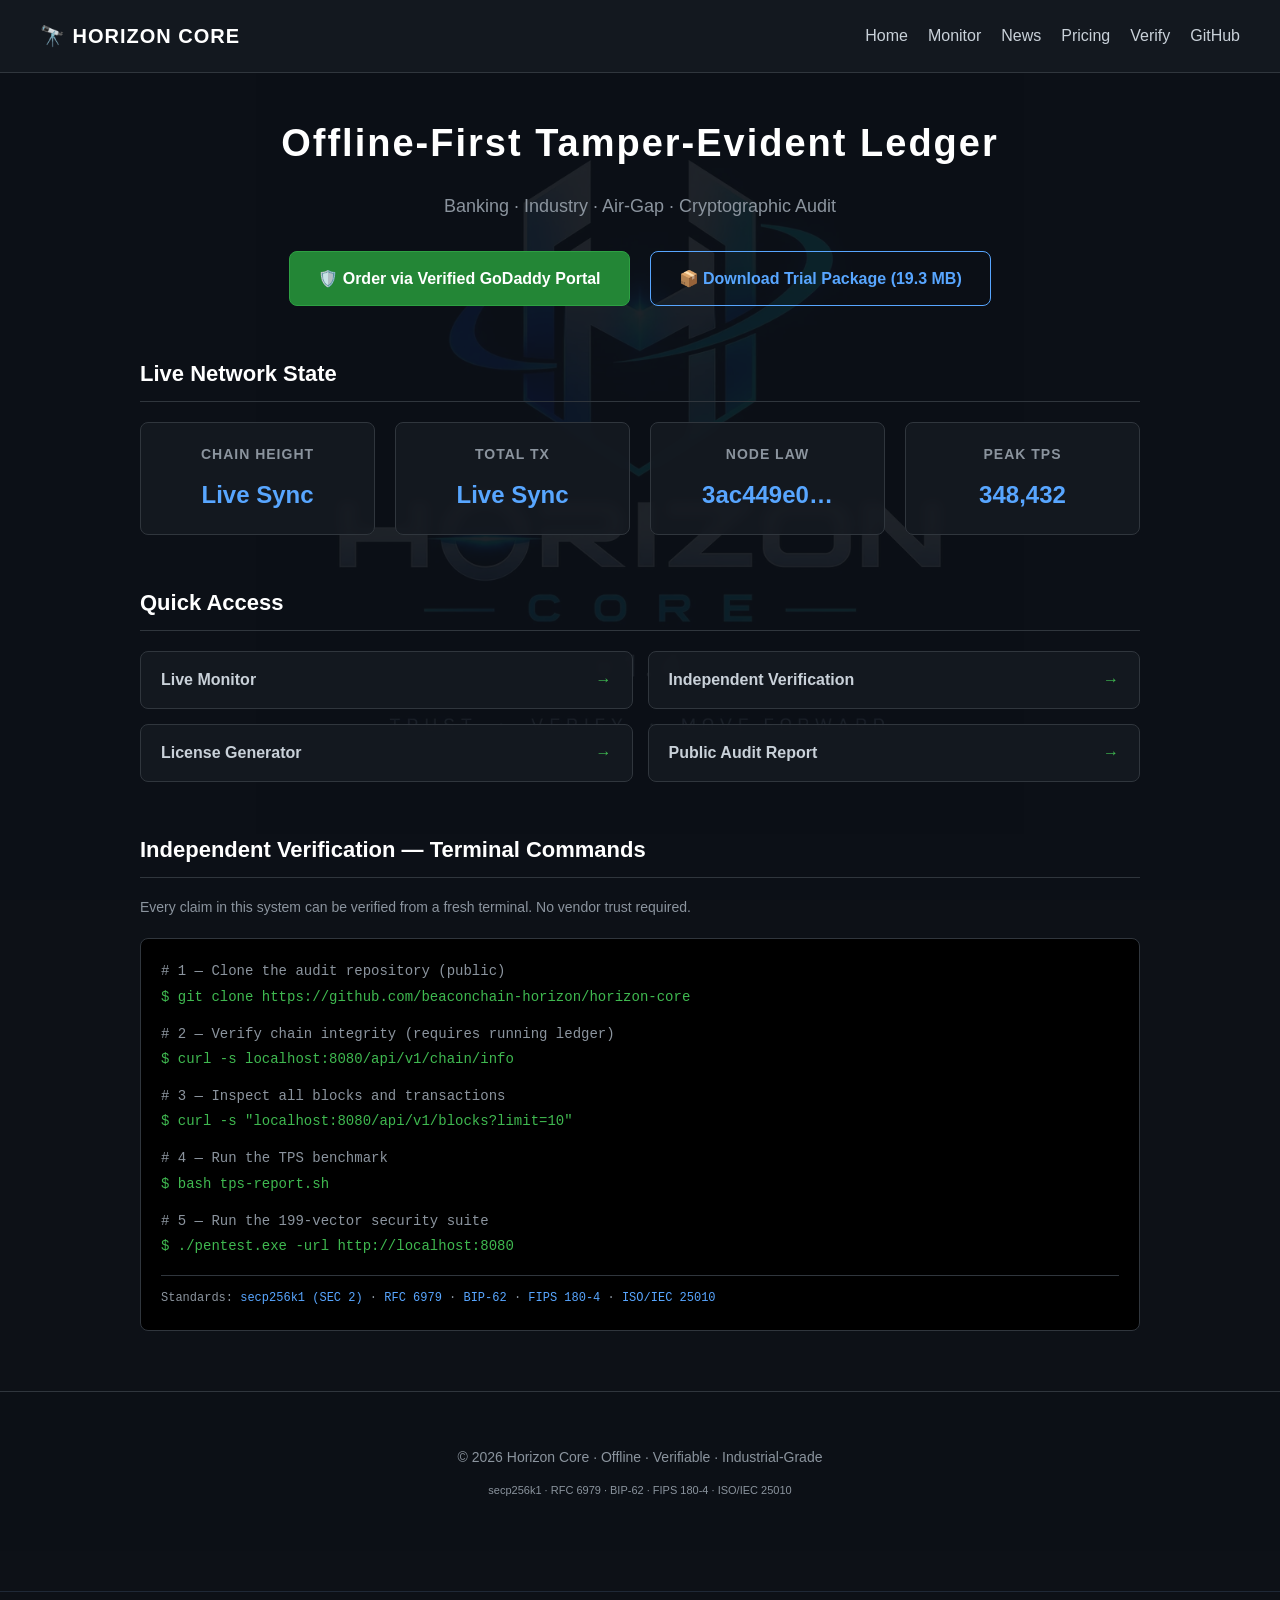
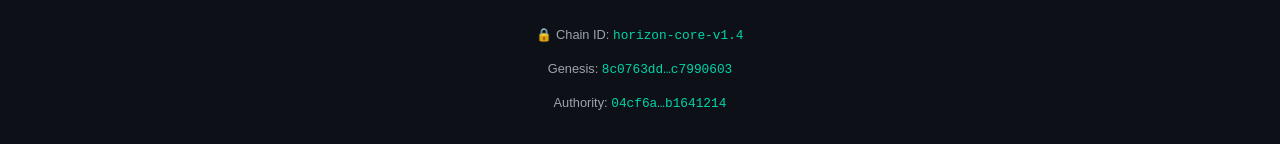
<file: index.html>
<!DOCTYPE html>
<html lang="en">
<head>
<meta charset="UTF-8">
<meta name="viewport" content="width=device-width, initial-scale=1.0">
<title>Horizon Core — Offline-First Tamper-Evident Ledger</title>
<meta name="description" content="Horizon Core — offline-first tamper-evident ledger for banking, industry, and air-gapped environments.">
<style>
    :root {
        --bg: #0d1117;
        --bg2: #161b22;
        --border: #30363d;
        --text: #c9d1d9;
        --muted: #8b949e;
        --accent: #58a6ff;
        --green: #3fb950;
        --glow: rgba(88, 166, 255, 0.15);
    }
    
    body { 
        font-family: 'Segoe UI', Tahoma, Geneva, Verdana, sans-serif; 
        background-color: var(--bg); 
        color: var(--text); 
        margin: 0; 
        padding: 0; 
        line-height: 1.6; 
        /* تنظیمات لوگو به عنوان پس‌زمینه */
        background-image: url('logo.png');
        background-repeat: no-repeat;
        background-position: center center;
        background-attachment: fixed;
        background-size: 60%;
    }

    /* لایه تیره برای خوانایی متن روی لوگو */
    .overlay {
        position: fixed; top: 0; left: 0; right: 0; bottom: 0;
        background: rgba(13, 17, 23, 0.92);
        z-index: -1;
    }

    nav {
        display: flex; justify-content: space-between; align-items: center;
        padding: 20px 40px; border-bottom: 1px solid var(--border);
        background: rgba(22, 27, 34, 0.8); backdrop-filter: blur(10px);
    }
    nav .brand { font-size: 20px; font-weight: bold; color: #fff; letter-spacing: 1px; }
    nav ul { list-style: none; display: flex; gap: 20px; margin: 0; padding: 0; }
    nav ul li a { color: var(--text); text-decoration: none; font-weight: 500; transition: 0.3s; }
    nav ul li a:hover { color: var(--accent); }

    .container { max-width: 1000px; margin: 40px auto; padding: 0 20px; }

    header { text-align: center; margin-bottom: 50px; }
    header h1 { font-size: 38px; color: #fff; margin: 0 0 10px 0; letter-spacing: 2px; }
    header p { font-size: 18px; color: var(--muted); }
    
    .hero-buttons { display: flex; justify-content: center; gap: 20px; margin-top: 30px; }
    .btn { padding: 14px 28px; font-size: 16px; font-weight: bold; text-decoration: none; border-radius: 8px; transition: 0.3s; text-align: center; }
    .btn-primary { background: #238636; color: white; border: 1px solid #2ea043; }
    .btn-primary:hover { background: #2ea043; transform: translateY(-2px); box-shadow: 0 4px 15px rgba(35, 134, 54, 0.4); }
    .btn-secondary { background: transparent; color: var(--accent); border: 1px solid var(--accent); }
    .btn-secondary:hover { background: var(--glow); transform: translateY(-2px); }

    section { margin-bottom: 50px; }
    section h2 { border-bottom: 1px solid var(--border); padding-bottom: 10px; font-size: 22px; color: #fff; }

    .cards { display: grid; grid-template-columns: repeat(auto-fit, minmax(200px, 1fr)); gap: 20px; margin-top: 20px; }
    .card { background: rgba(22, 27, 34, 0.85); border: 1px solid var(--border); border-radius: 8px; padding: 20px; text-align: center; backdrop-filter: blur(5px); }
    .card h3 { color: var(--muted); font-size: 14px; margin: 0 0 10px 0; text-transform: uppercase; letter-spacing: 1px; }
    .card .value { font-size: 24px; font-weight: bold; color: var(--accent); }

    .links { display: grid; grid-template-columns: 1fr 1fr; gap: 15px; margin-top: 20px; }
    .links a { display: flex; justify-content: space-between; background: rgba(22, 27, 34, 0.85); padding: 15px 20px; border: 1px solid var(--border); border-radius: 8px; color: var(--text); text-decoration: none; font-weight: bold; transition: 0.3s; backdrop-filter: blur(5px); }
    .links a:hover { border-color: var(--accent); color: var(--accent); background: var(--glow); }
    .arrow { color: var(--green); }

    .terminal-box { background: #000; border: 1px solid var(--border); border-radius: 8px; padding: 20px; font-family: monospace; font-size: 14px; line-height: 1.8; overflow-x: auto; margin-top: 20px; }
    .terminal-comment { color: var(--muted); }
    .terminal-cmd { color: var(--green); }

    footer { text-align: center; padding: 40px 20px; border-top: 1px solid var(--border); color: var(--muted); font-size: 14px; margin-top: 60px; background: rgba(13, 17, 23, 0.9); }

    @media (max-width: 768px) {
        nav { flex-direction: column; gap: 15px; }
        nav ul { flex-wrap: wrap; justify-content: center; }
        .links { grid-template-columns: 1fr; }
        .hero-buttons { flex-direction: column; }
    }
</style>
</head>
<body>

<div class="overlay"></div>

<nav>
  <div class="brand">🔭 HORIZON CORE</div>
  <ul>
    <li><a href="index.html">Home</a></li>
    <li><a href="monitor.html">Monitor</a></li>
    <li><a href="news.html">News</a></li>
    <li><a href="pricing.html">Pricing</a></li>
    <li><a href="verify.html">Verify</a></li>
    <li><a href="https://github.com/beaconchain-horizon" target="_blank">GitHub</a></li>
  </ul>
</nav>

<div class="container">

    <header>
        <h1>Offline-First Tamper-Evident Ledger</h1>
        <p>Banking · Industry · Air-Gap · Cryptographic Audit</p>
        
        <div class="hero-buttons">
            <a href="https://experts.godaddy.com/mahdi-amolimoghaddam?ref=submittable" target="_blank" class="btn btn-primary">🛡️ Order via Verified GoDaddy Portal</a>
            <a href="https://github.com/beaconchain-horizon/horizon-core/releases/tag/trial-v1.4-release" target="_blank" class="btn btn-secondary">📦 Download Trial Package (19.3 MB)</a>
        </div>
    </header>

    <section>
      <h2>Live Network State</h2>
      <div class="cards">
        <div class="card"><h3>Chain Height</h3><div class="value" id="height">—</div></div>
        <div class="card"><h3>Total TX</h3><div class="value" id="txtotal">—</div></div>
        <div class="card"><h3>Node Law</h3><div class="value" id="lawhash">—</div></div>
        <div class="card"><h3>Peak TPS</h3><div class="value">348,432</div></div>
      </div>
    </section>

    <section>
      <h2>Quick Access</h2>
      <div class="links">
        <a href="monitor.html">Live Monitor <span class="arrow">→</span></a>
        <a href="verify.html">Independent Verification <span class="arrow">→</span></a>
        <a href="https://beaconchain-horizon.github.io/horizon-security-assessment/offline-license.html" target="_blank">License Generator <span class="arrow">→</span></a>
        <a href="https://github.com/beaconchain-horizon/beaconchain-horizon" target="_blank">Public Audit Report <span class="arrow">→</span></a>
      </div>
    </section>

    <section>
      <h2>Independent Verification — Terminal Commands</h2>
      <p style="color:var(--muted);margin-bottom:16px;font-size:14px;">Every claim in this system can be verified from a fresh terminal. No vendor trust required.</p>

      <div class="terminal-box">
        <div class="terminal-comment"># 1 — Clone the audit repository (public)</div>
        <div class="terminal-cmd">$ git clone https://github.com/beaconchain-horizon/horizon-core</div>
        <div style="height:12px;"></div>
        
        <div class="terminal-comment"># 2 — Verify chain integrity (requires running ledger)</div>
        <div class="terminal-cmd">$ curl -s localhost:8080/api/v1/chain/info</div>
        <div style="height:12px;"></div>
        
        <div class="terminal-comment"># 3 — Inspect all blocks and transactions</div>
        <div class="terminal-cmd">$ curl -s "localhost:8080/api/v1/blocks?limit=10"</div>
        <div style="height:12px;"></div>
        
        <div class="terminal-comment"># 4 — Run the TPS benchmark</div>
        <div class="terminal-cmd">$ bash tps-report.sh</div>
        <div style="height:12px;"></div>
        
        <div class="terminal-comment"># 5 — Run the 199-vector security suite</div>
        <div class="terminal-cmd">$ ./pentest.exe -url http://localhost:8080</div>
        <div style="height:16px;"></div>
        
        <div style="color:var(--muted);font-size:12px;border-top:1px solid var(--border);padding-top:12px;">
            Standards: <span style="color:var(--accent);">secp256k1 (SEC 2)</span> · <span style="color:var(--accent);">RFC 6979</span> · <span style="color:var(--accent);">BIP-62</span> · <span style="color:var(--accent);">FIPS 180-4</span> · <span style="color:var(--accent);">ISO/IEC 25010</span>
        </div>
      </div>
    </section>

</div>

<footer>
  <p>© 2026 Horizon Core · Offline · Verifiable · Industrial-Grade</p>
  <p style="margin-top:8px;font-size:11px;">secp256k1 · RFC 6979 · BIP-62 · FIPS 180-4 · ISO/IEC 25010</p>
</footer>

<script>
async function loadStats() {
  try {
    const BE = "http://localhost:8080";
    const r1 = await fetch(BE + "/api/v1/chain/info");
    if (!r1.ok) throw new Error("Backend Offline");
    const j = await r1.json();
    document.getElementById("height").textContent = j.height;
    document.getElementById("txtotal").textContent = j.tx_total;
    
    const r2 = await fetch("http://localhost:9001/health");
    if (!r2.ok) throw new Error("Node Offline");
    const h = await r2.json();
    document.getElementById("lawhash").textContent = h.law_hash.slice(0, 12) + "…";
  } catch (e) {
    // اگر سیستم لوکال بالا نبود، این مقادیر نمایش داده می‌شوند (برای گیت‌هاب)
    document.getElementById("height").textContent = "Live Sync";
    document.getElementById("txtotal").textContent = "Live Sync";
    document.getElementById("lawhash").textContent = "3ac449e0…";
  }
}
loadStats();
setInterval(loadStats, 10000);
</script>

<div style="text-align:center;padding:20px;color:#9ca3af;font-size:.8rem;border-top:1px solid #1f2937;margin-top:40px"><p>🔒 Chain ID: <code style="color:#00d4aa">horizon-core-v1.4</code></p><p>Genesis: <code style="color:#00d4aa">8c0763dd…c7990603</code></p><p>Authority: <code style="color:#00d4aa">04cf6a…b1641214</code></p></div>
</body>
</html>
</file>
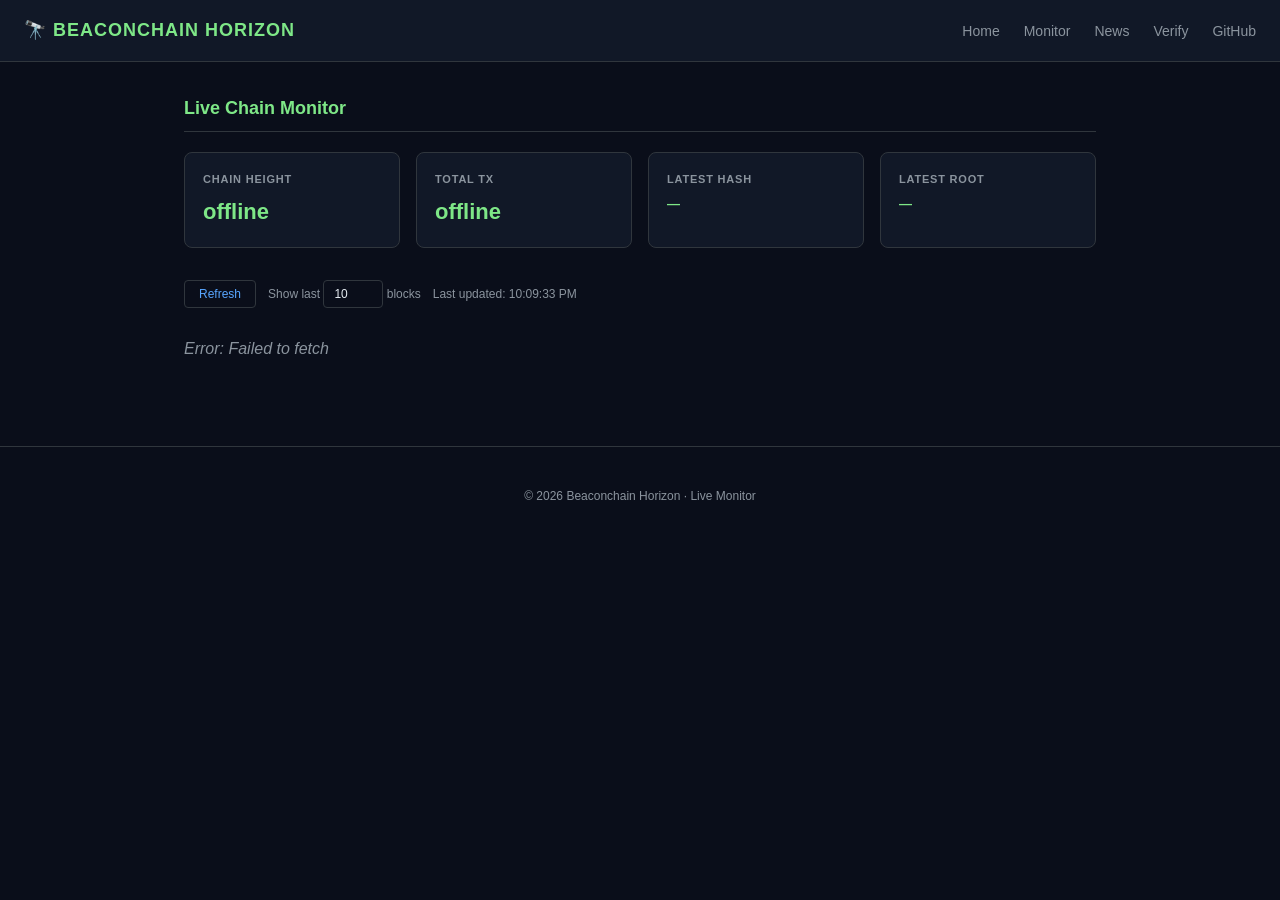
<file: monitor.html>
<!DOCTYPE html>
<html lang="en">
<head>
<meta charset="UTF-8">
<meta name="viewport" content="width=device-width, initial-scale=1.0">
<title>Live Monitor — Beaconchain Horizon</title>
<link rel="stylesheet" href="assets/style.css">
<style>
.stats-row { display: grid; grid-template-columns: repeat(auto-fit, minmax(180px, 1fr)); gap: 16px; margin-bottom: 32px; }
.stat { background: var(--bg2); border: 1px solid var(--border); border-radius: 8px; padding: 18px; }
.stat h4 { font-size: 11px; color: var(--muted); margin-bottom: 6px; text-transform: uppercase; letter-spacing: 0.8px; font-weight: 600; }
.stat .v { font-size: 22px; color: var(--accent); font-weight: 700; word-break: break-all; }
.block-row { background: var(--bg2); border: 1px solid var(--border); border-radius: 6px; padding: 14px; margin-bottom: 10px; font-family: monospace; font-size: 12px; }
.block-row .num { color: var(--accent); font-weight: 700; font-size: 14px; }
.block-row .hash { color: var(--muted); word-break: break-all; margin-top: 4px; }
.block-row .root { color: var(--accent2); word-break: break-all; margin-top: 4px; }
.controls { display: flex; gap: 12px; align-items: center; margin-bottom: 16px; font-size: 12px; color: var(--muted); }
.controls button { background: transparent; border: 1px solid var(--border); color: var(--accent2); padding: 6px 14px; border-radius: 4px; cursor: pointer; font-size: 12px; }
.controls button:hover { border-color: var(--accent2); }
.controls input { background: var(--bg); border: 1px solid var(--border); color: var(--fg); padding: 6px 10px; border-radius: 4px; font-size: 12px; width: 60px; }
.loading { color: var(--muted); font-style: italic; padding: 12px 0; }
</style>
</head>
<body>

<nav>
  <div class="brand">🔭 BEACONCHAIN HORIZON</div>
  <ul>
    <li><a href="index.html">Home</a></li>
    <li><a href="monitor.html">Monitor</a></li>
    <li><a href="news.html">News</a></li>
    <li><a href="verify.html">Verify</a></li>
    <li><a href="https://github.com/beaconchain-horizon" target="_blank">GitHub</a></li>
  </ul>
</nav>

<section>
  <h2>Live Chain Monitor</h2>
  <div class="stats-row">
    <div class="stat"><h4>Chain Height</h4><div class="v" id="height">—</div></div>
    <div class="stat"><h4>Total TX</h4><div class="v" id="txtotal">—</div></div>
    <div class="stat"><h4>Latest Hash</h4><div class="v" id="lasthash" style="font-size:13px;">—</div></div>
    <div class="stat"><h4>Latest Root</h4><div class="v" id="lastroot" style="font-size:13px;">—</div></div>
  </div>

  <div class="controls">
    <button onclick="loadAll()">Refresh</button>
    <label>Show last <input type="number" id="limit" value="10" min="1" max="50"> blocks</label>
    <span id="lastUpdate">Loading...</span>
  </div>

  <div id="blocks"><div class="loading">Loading blocks...</div></div>
</section>

<script>
const BE = "http://localhost:8080";

async function loadStats() {
  try {
    const r = await fetch(BE + "/api/v1/chain/info");
    const j = await r.json();
    document.getElementById("height").textContent = j.height;
    document.getElementById("txtotal").textContent = j.tx_total;
    document.getElementById("lasthash").textContent = (j.latest_hash||"").slice(0,20) + "…";
    document.getElementById("lastroot").textContent = (j.latest_root||"").slice(0,20) + "…";
  } catch (e) {
    ["height","txtotal"].forEach(id => document.getElementById(id).textContent = "offline");
  }
}

async function loadBlocks() {
  const el = document.getElementById("blocks");
  const limit = document.getElementById("limit").value || 10;
  try {
    const r = await fetch(BE + "/api/v1/blocks?limit=" + limit);
    const j = await r.json();
    const blocks = j.blocks || [];
    if (blocks.length === 0) { el.innerHTML = "<div class=\"loading\">No blocks yet</div>"; return; }
    el.innerHTML = blocks.map(b => `
      <div class="block-row">
        <div><span class="num">Block #${b.number}</span> · ${b.tx_count} tx · ${b.merkle_type}</div>
        <div class="hash">hash: ${b.block_hash || b.hash}</div>
        <div class="root">root: ${b.merkle_root}</div>
        <div class="hash">prev: ${b.previous_hash}</div>
      </div>`
    ).join("");
  } catch (e) {
    el.innerHTML = `<div class="loading">Error: ${e.message}</div>`;
  }
}

async function loadAll() {
  document.getElementById("lastUpdate").textContent = "Updating " + new Date().toLocaleTimeString();
  await Promise.all([loadStats(), loadBlocks()]);
  document.getElementById("lastUpdate").textContent = "Last updated: " + new Date().toLocaleTimeString();
}

loadAll();
setInterval(loadAll, 10000);
</script>

<footer><p>© 2026 Beaconchain Horizon · Live Monitor</p></footer>

</body>
</html>
</file>
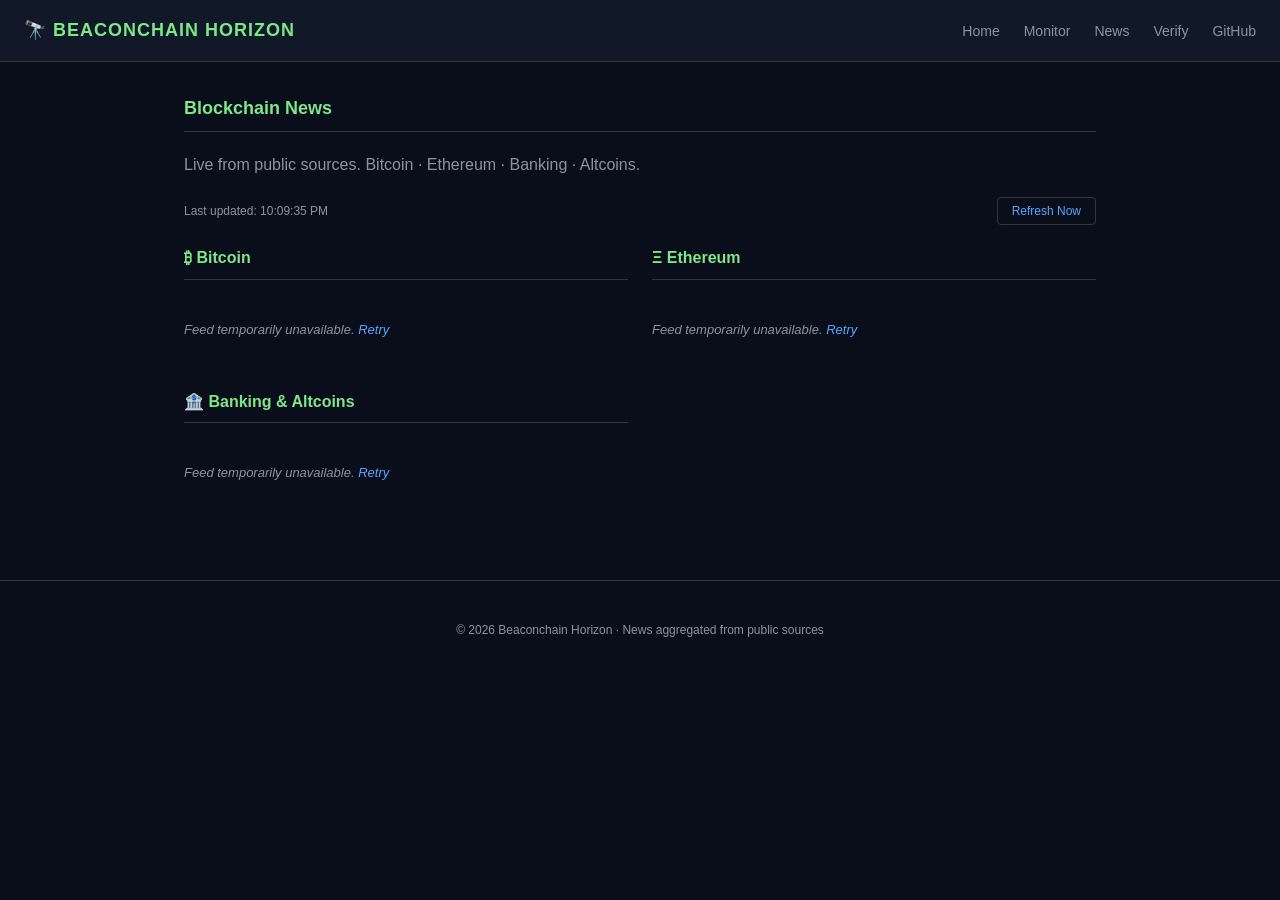
<file: news.html>
<!DOCTYPE html>
<html lang="en">
<head>
<meta charset="UTF-8">
<meta name="viewport" content="width=device-width, initial-scale=1.0">
<title>Blockchain News — Beaconchain Horizon</title>
<link rel="stylesheet" href="assets/style.css">
<style>
.news-grid { display: grid; grid-template-columns: repeat(auto-fit, minmax(300px, 1fr)); gap: 24px; margin-top: 20px; }
.news-col h3 { color: var(--accent); font-size: 16px; margin-bottom: 16px; border-bottom: 1px solid var(--border); padding-bottom: 8px; }
.news-item { background: var(--bg2); border: 1px solid var(--border); border-radius: 6px; padding: 12px; margin-bottom: 12px; transition: border-color 0.2s; }
.news-item:hover { border-color: var(--accent2); }
.news-item a { color: var(--fg); text-decoration: none; display: block; }
.news-item img { width: 100%; height: 140px; object-fit: cover; border-radius: 4px; margin-bottom: 10px; display: block; }
.news-item .title { font-size: 14px; font-weight: 600; margin-bottom: 6px; line-height: 1.4; }
.news-item .meta { color: var(--muted); font-size: 11px; display: flex; justify-content: space-between; }
.news-item .source { color: var(--accent2); text-transform: uppercase; letter-spacing: 0.5px; font-size: 10px; }
.loading { color: var(--muted); font-style: italic; font-size: 13px; padding: 12px 0; }
.refresh-bar { display: flex; justify-content: space-between; align-items: center; margin-top: 20px; font-size: 12px; color: var(--muted); }
.refresh-bar button { background: transparent; border: 1px solid var(--border); color: var(--accent2); padding: 6px 14px; border-radius: 4px; cursor: pointer; font-size: 12px; }
.refresh-bar button:hover { border-color: var(--accent2); }
</style>
</head>
<body>

<nav>
  <div class="brand">🔭 BEACONCHAIN HORIZON</div>
  <ul>
    <li><a href="index.html">Home</a></li>
    <li><a href="monitor.html">Monitor</a></li>
    <li><a href="news.html">News</a></li>
    <li><a href="verify.html">Verify</a></li>
    <li><a href="https://github.com/beaconchain-horizon" target="_blank">GitHub</a></li>
  </ul>
</nav>

<section>
  <h2>Blockchain News</h2>
  <p style="color:var(--muted);">Live from public sources. Bitcoin · Ethereum · Banking · Altcoins.</p>
  <div class="refresh-bar">
    <span id="lastUpdate">Loading...</span>
    <button onclick="loadAll()">Refresh Now</button>
  </div>

  <div class="news-grid">
    <div class="news-col"><h3>₿ Bitcoin</h3><div id="btcNews" class="loading">Loading...</div></div>
    <div class="news-col"><h3>Ξ Ethereum</h3><div id="ethNews" class="loading">Loading...</div></div>
    <div class="news-col"><h3>🏦 Banking &amp; Altcoins</h3><div id="altNews" class="loading">Loading...</div></div>
  </div>
</section>

<script>
const FEEDS = {
  bitcoin: [
    { url: "https://cointelegraph.com/rss",        label: "COINTELEGRAPH" },
    { url: "https://bitcoinmagazine.com/feed",     label: "BITCOIN MAG" },
    { url: "https://news.bitcoin.com/feed/",       label: "NEWS.BITCOIN" }
  ],
  ethereum: [
    { url: "https://cryptoslate.com/feed/",        label: "CRYPTOSLATE" },
    { url: "https://decrypt.co/feed",              label: "DECRYPT" },
    { url: "https://cryptobriefing.com/feed/",     label: "CRYPTO BRIEFING" }
  ],
  altcoin: [
    { url: "https://www.theblock.co/rss.xml",      label: "THE BLOCK" },
    { url: "https://www.coindesk.com/arc/outboundfeeds/rss/", label: "COINDESK" },
    { url: "https://cryptonews.com/news/feed/",    label: "CRYPTONEWS" }
  ]
};
const PROXY = "https://api.allorigins.win/raw?url=";

function extractImage(item) {
  const media = item.getElementsByTagName("media:content")[0] || item.getElementsByTagName("media:thumbnail")[0];
  if (media && media.getAttribute("url")) return media.getAttribute("url");
  const enc = item.querySelector("enclosure");
  if (enc && (enc.getAttribute("type") || "").indexOf("image") === 0) return enc.getAttribute("url");
  const encoded = item.getElementsByTagName("content:encoded")[0];
  if (encoded) {
    const m = (encoded.textContent || "").match(/<img[^>]+src=["\x27]([^"\x27]+)["\x27]/);
    if (m) return m[1];
  }
  const desc = item.querySelector("description");
  if (desc) {
    const m = (desc.textContent || "").match(/<img[^>]+src=["\x27]([^"\x27]+)["\x27]/);
    if (m) return m[1];
  }
  return "";
}

function parseRSS(xmlText, container, label) {
  const parser = new DOMParser();
  const xml = parser.parseFromString(xmlText, "text/xml");
  const items = xml.querySelectorAll("item, entry");
  if (items.length === 0) return false;
  const html = Array.from(items).slice(0, 8).map(item => {
    const title = (item.querySelector("title")?.textContent || "Untitled").trim();
    let link = item.querySelector("link")?.textContent || "";
    if (!link) { const el = item.querySelector("link"); if (el) link = el.getAttribute("href") || ""; }
    const date = item.querySelector("pubDate")?.textContent || item.querySelector("updated")?.textContent || "";
    const img = extractImage(item);
    let dateStr = "";
    if (date) { try { dateStr = new Date(date).toLocaleDateString("en-US",{month:"short",day:"numeric"}); } catch(e){} }
    const safeTitle = title.replace(/</g,"&lt;").replace(/>/g,"&gt;");
    const imgHtml = img ? `<img src="${img}" alt="" loading="lazy" onerror="this.style.display=\x27none\x27">` : "";
    return `<div class="news-item"><a href="${link}" target="_blank" rel="noopener">${imgHtml}<div class="title">${safeTitle}</div><div class="meta"><span class="source">${label}</span><span>${dateStr}</span></div></a></div>`;
  }).join("");
  container.innerHTML = html;
  return true;
}

async function fetchRSSWithFallback(feeds, container) {
  for (const feed of feeds) {
    try {
      const r = await fetch(PROXY + encodeURIComponent(feed.url));
      if (!r.ok) continue;
      const text = await r.text();
      if (parseRSS(text, container, feed.label)) return;
    } catch (e) { continue; }
  }
  container.innerHTML = `<div class="loading">Feed temporarily unavailable. <a href="#" onclick="loadAll();return false;" style="color:var(--accent2)">Retry</a></div>`;
}

async function loadAll() {
  ["btcNews","ethNews","altNews"].forEach(id => { const el = document.getElementById(id); el.className="loading"; el.textContent="Loading..."; });
  document.getElementById("lastUpdate").textContent = "Updating " + new Date().toLocaleTimeString();
  await Promise.all([
    fetchRSSWithFallback(FEEDS.bitcoin,  document.getElementById("btcNews")),
    fetchRSSWithFallback(FEEDS.ethereum, document.getElementById("ethNews")),
    fetchRSSWithFallback(FEEDS.altcoin,  document.getElementById("altNews"))
  ]);
  document.getElementById("lastUpdate").textContent = "Last updated: " + new Date().toLocaleTimeString();
}
loadAll();
setInterval(loadAll, 300000);
</script>

<footer><p>© 2026 Beaconchain Horizon · News aggregated from public sources</p></footer>

</body>
</html>
</file>
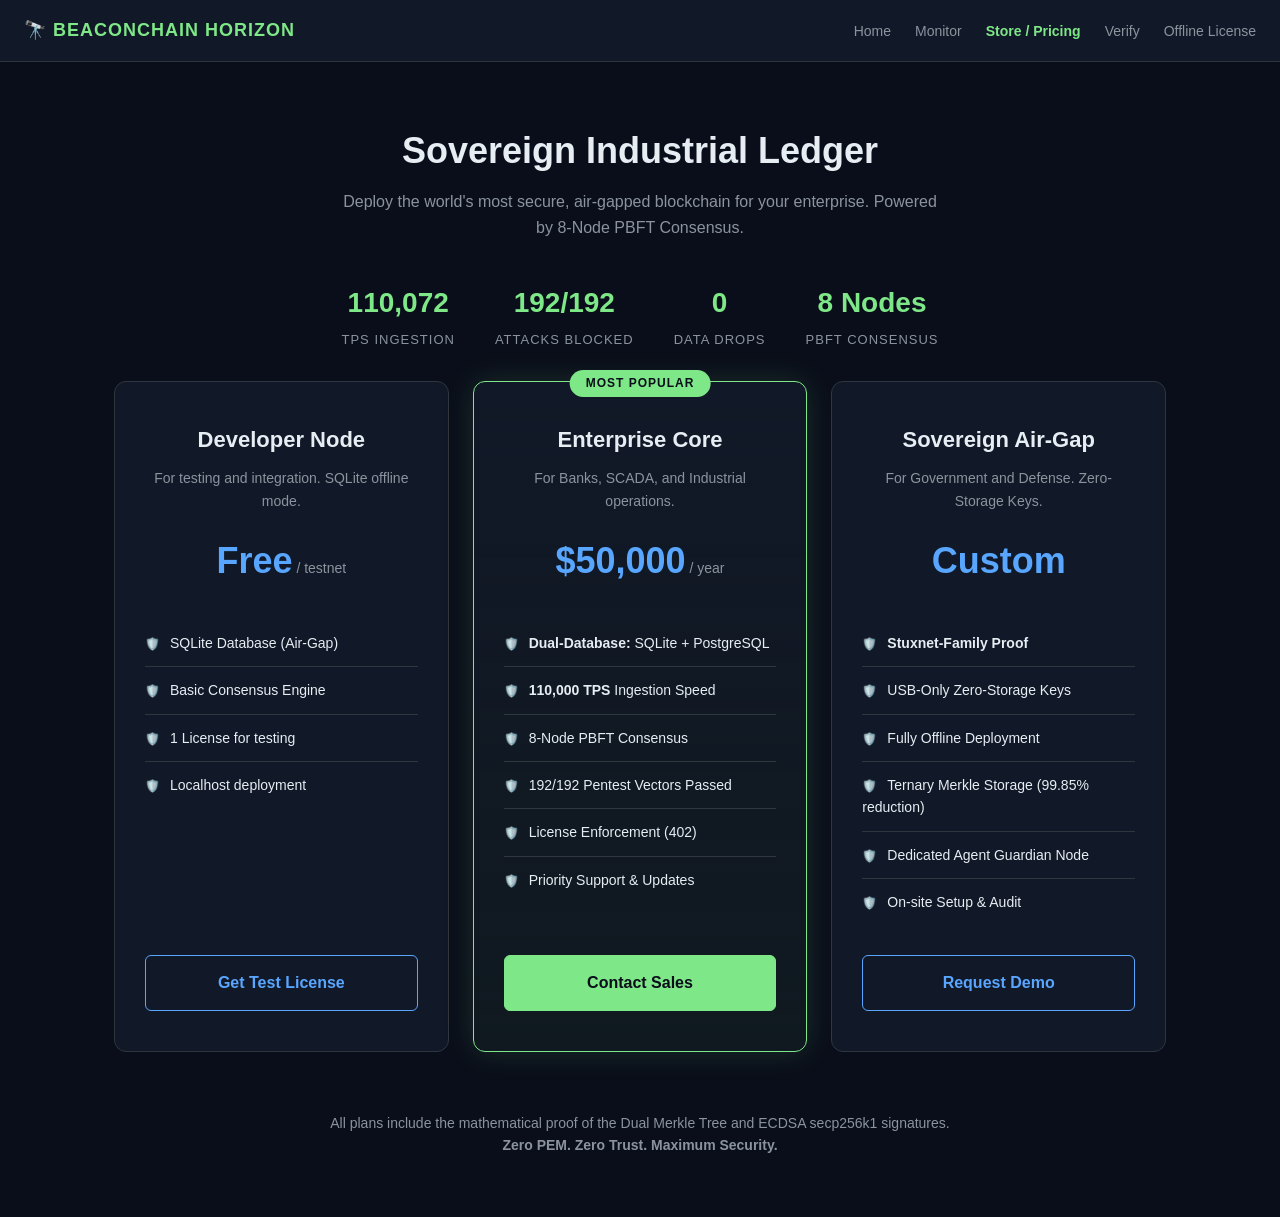
<file: pricing.html>
<!DOCTYPE html>
<html lang="en">
<head>
    <meta charset="UTF-8">
    <meta name="viewport" content="width=device-width, initial-scale=1.0">
    <title>Store — Horizon Core Enterprise</title>
    <link rel="stylesheet" href="assets/style.css">
    <style>
        .hero-metrics { display: flex; justify-content: center; gap: 40px; margin: 30px 0; flex-wrap: wrap; }
        .metric-box { text-align: center; }
        .metric-box h2 { color: var(--accent); font-size: 28px; margin-bottom: 5px; }
        .metric-box p { color: var(--muted); font-size: 13px; text-transform: uppercase; letter-spacing: 1px; }

        .pricing-header { text-align: center; margin: 60px 0 40px; }
        .pricing-header h1 { font-size: 36px; color: var(--fg); margin-bottom: 10px; }
        .pricing-header p { color: var(--muted); font-size: 16px; max-width: 600px; margin: 0 auto; }

        .pricing-grid { display: grid; grid-template-columns: repeat(auto-fit, minmax(300px, 1fr)); gap: 24px; max-width: 1100px; margin: 0 auto; padding: 0 24px; }
        .price-card { background: var(--bg2); border: 1px solid var(--border); border-radius: 12px; padding: 40px 30px; text-align: center; transition: transform 0.3s, border-color 0.3s; position: relative; display: flex; flex-direction: column; }
        .price-card:hover { transform: translateY(-5px); border-color: var(--accent2); }
        .price-card.popular { border-color: var(--accent); box-shadow: 0 0 30px rgba(126, 231, 135, 0.15); background: linear-gradient(180deg, var(--bg2) 0%, rgba(126, 231, 135, 0.05) 100%); }
        .popular-badge { position: absolute; top: -12px; left: 50%; transform: translateX(-50%); background: var(--accent); color: var(--bg); padding: 4px 16px; border-radius: 20px; font-size: 12px; font-weight: bold; letter-spacing: 1px; }

        .plan-name { font-size: 22px; color: var(--fg); margin-bottom: 10px; font-weight: 600; }
        .plan-desc { color: var(--muted); font-size: 14px; margin-bottom: 20px; min-height: 40px; }
        .plan-price { font-size: 36px; color: var(--accent2); font-weight: bold; margin-bottom: 30px; }
        .plan-price span { font-size: 14px; color: var(--muted); font-weight: normal; }

        .plan-features { list-style: none; padding: 0; margin: 0 0 30px; text-align: left; flex-grow: 1; }
        .plan-features li { padding: 12px 0; border-bottom: 1px solid var(--border); color: var(--fg); font-size: 14px; }
        .plan-features li:last-child { border-bottom: none; }
        .plan-features li::before { content: '🛡️'; margin-right: 10px; font-size: 12px; }

        .btn-buy { display: block; width: 100%; padding: 14px; background: transparent; border: 1px solid var(--accent2); color: var(--accent2); border-radius: 6px; text-decoration: none; font-weight: 600; transition: 0.3s; font-size: 16px; }
        .btn-buy:hover { background: var(--accent2); color: var(--bg); }
        .popular .btn-buy { background: var(--accent); border-color: var(--accent); color: var(--bg); }
        .popular .btn-buy:hover { background: #58a6ff; border-color: #58a6ff; color: var(--bg); }
    </style>
</head>
<body>
    <nav>
        <div class="brand">🔭 BEACONCHAIN HORIZON</div>
        <ul>
            <li><a href="index.html">Home</a></li>
            <li><a href="monitor.html">Monitor</a></li>
            <li><a href="pricing.html" style="color: var(--accent); font-weight: bold;">Store / Pricing</a></li>
            <li><a href="verify.html">Verify</a></li>
            <li><a href="offline-license.html">Offline License</a></li>
        </ul>
    </nav>

    <div class="pricing-header">
        <h1>Sovereign Industrial Ledger</h1>
        <p>Deploy the world's most secure, air-gapped blockchain for your enterprise. Powered by 8-Node PBFT Consensus.</p>
    </div>

    <div class="hero-metrics">
        <div class="metric-box"><h2>110,072</h2><p>TPS Ingestion</p></div>
        <div class="metric-box"><h2>192/192</h2><p>Attacks Blocked</p></div>
        <div class="metric-box"><h2>0</h2><p>Data Drops</p></div>
        <div class="metric-box"><h2>8 Nodes</h2><p>PBFT Consensus</p></div>
    </div>

    <div class="pricing-grid">
        <!-- Plan 1 -->
        <div class="price-card">
            <div class="plan-name">Developer Node</div>
            <div class="plan-desc">For testing and integration. SQLite offline mode.</div>
            <div class="plan-price">Free<span> / testnet</span></div>
            <ul class="plan-features">
                <li>SQLite Database (Air-Gap)</li>
                <li>Basic Consensus Engine</li>
                <li>1 License for testing</li>
                <li>Localhost deployment</li>
            </ul>
            <a href="offline-license.html" class="btn-buy">Get Test License</a>
        </div>

        <!-- Plan 2 -->
        <div class="price-card popular">
            <div class="popular-badge">MOST POPULAR</div>
            <div class="plan-name">Enterprise Core</div>
            <div class="plan-desc">For Banks, SCADA, and Industrial operations.</div>
            <div class="plan-price">$50,000<span> / year</span></div>
            <ul class="plan-features">
                <li><strong>Dual-Database:</strong> SQLite + PostgreSQL</li>
                <li><strong>110,000 TPS</strong> Ingestion Speed</li>
                <li>8-Node PBFT Consensus</li>
                <li>192/192 Pentest Vectors Passed</li>
                <li>License Enforcement (402)</li>
                <li>Priority Support & Updates</li>
            </ul>
            <a href="mailto:sales@beaconchain.us?subject=Enterprise%20Core%20Purchase" class="btn-buy">Contact Sales</a>
        </div>

        <!-- Plan 3 -->
        <div class="price-card">
            <div class="plan-name">Sovereign Air-Gap</div>
            <div class="plan-desc">For Government and Defense. Zero-Storage Keys.</div>
            <div class="plan-price">Custom</div>
            <ul class="plan-features">
                <li><strong>Stuxnet-Family Proof</strong></li>
                <li>USB-Only Zero-Storage Keys</li>
                <li>Fully Offline Deployment</li>
                <li>Ternary Merkle Storage (99.85% reduction)</li>
                <li>Dedicated Agent Guardian Node</li>
                <li>On-site Setup & Audit</li>
            </ul>
            <a href="mailto:sales@beaconchain.us?subject=Sovereign%20Air-Gap%20Deployment" class="btn-buy">Request Demo</a>
        </div>
    </div>

    <div style="text-align: center; margin-top: 60px; padding-bottom: 60px; color: var(--muted); font-size: 14px;">
        All plans include the mathematical proof of the Dual Merkle Tree and ECDSA secp256k1 signatures.<br>
        <strong>Zero PEM. Zero Trust. Maximum Security.</strong>
    </div>
</body>
</html>
</file>
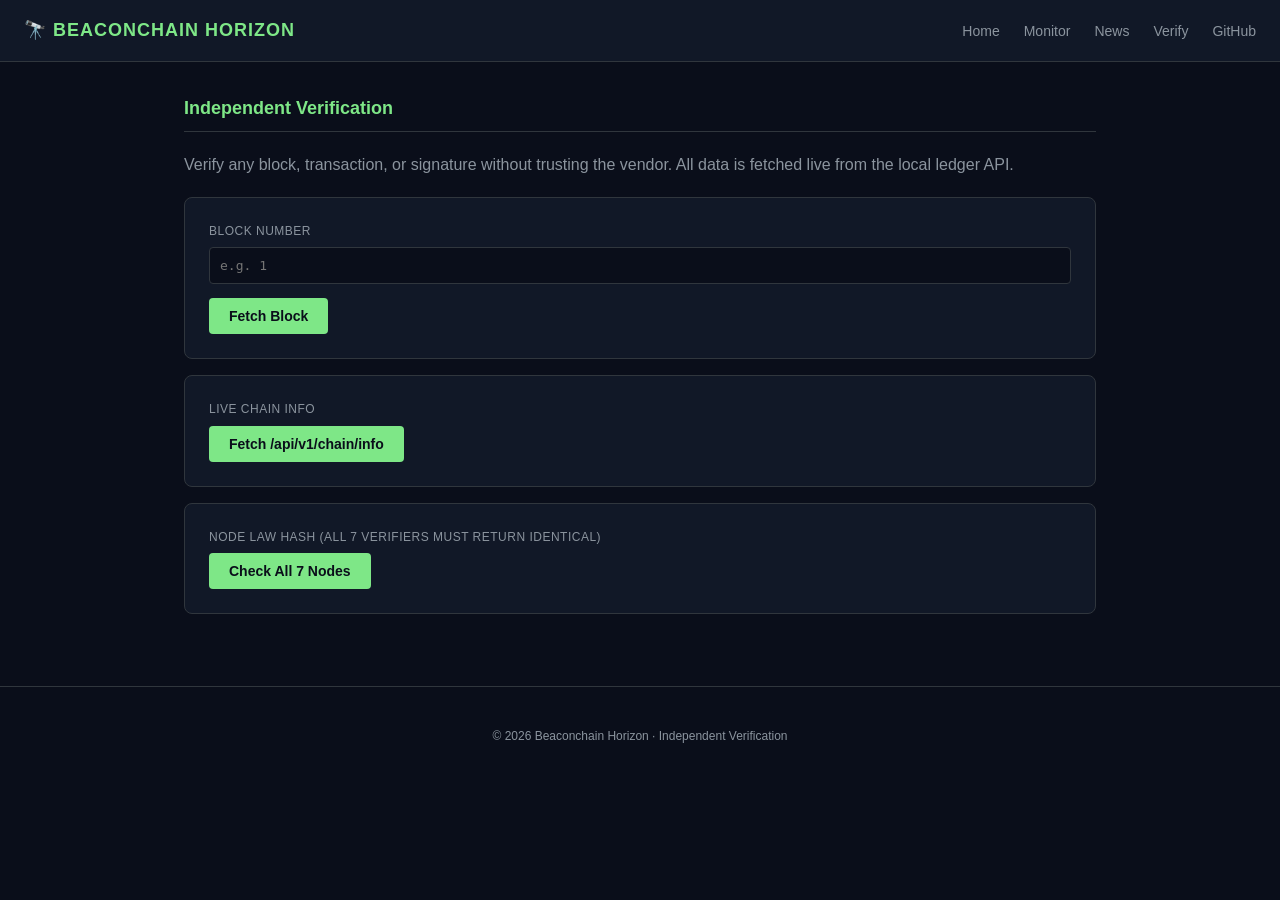
<file: verify.html>
<!DOCTYPE html>
<html lang="en">
<head>
<meta charset="UTF-8">
<meta name="viewport" content="width=device-width, initial-scale=1.0">
<title>Independent Verification — Beaconchain Horizon</title>
<link rel="stylesheet" href="assets/style.css">
<style>
.verif-box { background: var(--bg2); border: 1px solid var(--border); border-radius: 8px; padding: 24px; margin-top: 16px; }
.verif-box label { display: block; color: var(--muted); font-size: 12px; margin-bottom: 6px; text-transform: uppercase; letter-spacing: 0.5px; }
.verif-box input, .verif-box textarea { width: 100%; background: var(--bg); border: 1px solid var(--border); border-radius: 4px; padding: 10px; color: var(--fg); font-family: monospace; font-size: 13px; margin-bottom: 14px; }
.verif-box textarea { min-height: 80px; resize: vertical; }
.verif-box button { background: var(--accent); color: var(--bg); border: none; padding: 10px 20px; border-radius: 4px; font-weight: 600; cursor: pointer; font-size: 14px; }
.verif-box button:hover { background: var(--accent2); }
.result { margin-top: 16px; padding: 14px; border-radius: 6px; font-family: monospace; font-size: 13px; }
.result.ok { background: rgba(126,231,135,0.1); border: 1px solid var(--accent); color: var(--accent); }
.result.err { background: rgba(248,81,73,0.1); border: 1px solid #f85149; color: #f85149; }
.result.info { background: rgba(88,166,255,0.1); border: 1px solid var(--accent2); color: var(--accent2); }
</style>
</head>
<body>

<nav>
  <div class="brand">🔭 BEACONCHAIN HORIZON</div>
  <ul>
    <li><a href="index.html">Home</a></li>
    <li><a href="monitor.html">Monitor</a></li>
    <li><a href="news.html">News</a></li>
    <li><a href="verify.html">Verify</a></li>
    <li><a href="https://github.com/beaconchain-horizon" target="_blank">GitHub</a></li>
  </ul>
</nav>

<section>
  <h2>Independent Verification</h2>
  <p style="color:var(--muted);margin-bottom:20px;">Verify any block, transaction, or signature without trusting the vendor. All data is fetched live from the local ledger API.</p>

  <div class="verif-box">
    <label>Block Number</label>
    <input type="number" id="blockNum" placeholder="e.g. 1" min="0">
    <button onclick="verifyBlock()">Fetch Block</button>
    <div id="blockResult" class="result" style="display:none;"></div>
  </div>

  <div class="verif-box">
    <label>Live Chain Info</label>
    <button onclick="loadChainInfo()">Fetch /api/v1/chain/info</button>
    <div id="chainResult" class="result" style="display:none;"></div>
  </div>

  <div class="verif-box">
    <label>Node Law Hash (all 7 verifiers must return identical)</label>
    <button onclick="checkLaw()">Check All 7 Nodes</button>
    <div id="lawResult" class="result" style="display:none;"></div>
  </div>

</section>

<script>
const BE = "http://localhost:8080";

async function verifyBlock() {
  const n = document.getElementById("blockNum").value;
  const el = document.getElementById("blockResult");
  el.style.display = "block";
  el.className = "result info";
  el.textContent = "Fetching block " + n + "...";
  try {
    const r = await fetch(BE + "/api/v1/blocks/" + n);
    const j = await r.json();
    el.className = "result ok";
    el.textContent = JSON.stringify(j, null, 2);
  } catch (e) {
    el.className = "result err";
    el.textContent = "Error: " + e.message;
  }
}

async function loadChainInfo() {
  const el = document.getElementById("chainResult");
  el.style.display = "block";
  el.className = "result info";
  el.textContent = "Fetching chain info...";
  try {
    const r = await fetch(BE + "/api/v1/chain/info");
    const j = await r.json();
    el.className = "result ok";
    el.textContent = JSON.stringify(j, null, 2);
  } catch (e) {
    el.className = "result err";
    el.textContent = "Error: " + e.message;
  }
}

async function checkLaw() {
  const el = document.getElementById("lawResult");
  el.style.display = "block";
  el.className = "result info";
  el.textContent = "Checking 7 nodes...";
  const ports = [9001, 9002, 9003, 9004, 9005, 9006, 9007];
  const results = [];
  for (const p of ports) {
    try {
      const r = await fetch("http://localhost:" + p + "/health");
      const j = await r.json();
      results.push({ port: p, role: j.role, hash: j.law_hash.slice(0, 16) });
    } catch (e) {
      results.push({ port: p, error: e.message });
    }
  }
  const uniq = [...new Set(results.filter(r => r.hash).map(r => r.hash))];
  if (uniq.length === 1 && results.length === 7) {
    el.className = "result ok";
    el.textContent = "CONSISTENT — all 7 nodes report identical law hash:\n" + uniq[0] + "\n\n" + JSON.stringify(results, null, 2);
  } else {
    el.className = "result err";
    el.textContent = "INCONSISTENT or missing nodes:\n" + JSON.stringify(results, null, 2);
  }
}
</script>

<footer>
  <p>© 2026 Beaconchain Horizon · Independent Verification</p>
</footer>

</body>
</html>
</file>
<file: assets/style.css>
:root {
  --bg: #0a0e1a;
  --bg2: #111827;
  --fg: #e6edf3;
  --muted: #8b949e;
  --accent: #7ee787;
  --accent2: #58a6ff;
  --border: #30363d;
}
* { margin: 0; padding: 0; box-sizing: border-box; }
body {
  font-family: -apple-system, BlinkMacSystemFont, "Segoe UI", Roboto, sans-serif;
  background: var(--bg);
  color: var(--fg);
  line-height: 1.6;
  min-height: 100vh;
}
a { color: var(--accent2); text-decoration: none; }
a:hover { text-decoration: underline; }
nav {
  background: var(--bg2);
  border-bottom: 1px solid var(--border);
  padding: 16px 24px;
  display: flex;
  justify-content: space-between;
  align-items: center;
  position: sticky;
  top: 0;
  z-index: 100;
}
nav .brand { font-weight: 700; font-size: 18px; color: var(--accent); letter-spacing: 1px; }
nav ul { list-style: none; display: flex; gap: 24px; }
nav ul a { color: var(--muted); font-size: 14px; font-weight: 500; }
nav ul a:hover { color: var(--accent); text-decoration: none; }
header { text-align: center; padding: 60px 24px 40px; }
header pre { color: var(--accent); font-size: 10px; line-height: 1.15; overflow-x: auto; margin-bottom: 20px; }
header h1 { font-size: 26px; margin-bottom: 12px; background: linear-gradient(135deg, #7ee787 0%, #58a6ff 100%); -webkit-background-clip: text; background-clip: text; color: transparent; }
header p { color: var(--muted); max-width: 640px; margin: 0 auto; font-size: 15px; }
section { max-width: 960px; margin: 0 auto; padding: 32px 24px; }
section h2 { font-size: 18px; color: var(--accent); margin-bottom: 20px; border-bottom: 1px solid var(--border); padding-bottom: 8px; font-weight: 600; }
.cards { display: grid; grid-template-columns: repeat(auto-fit, minmax(200px, 1fr)); gap: 16px; }
.card { background: var(--bg2); border: 1px solid var(--border); border-radius: 8px; padding: 20px; transition: border-color 0.2s; }
.card:hover { border-color: var(--accent); }
.card h3 { font-size: 12px; color: var(--muted); margin-bottom: 8px; text-transform: uppercase; letter-spacing: 0.8px; font-weight: 600; }
.card .value { font-size: 24px; color: var(--accent); font-weight: 700; letter-spacing: 0.5px; }
.links { display: grid; grid-template-columns: repeat(auto-fit, minmax(200px, 1fr)); gap: 12px; }
.links a { background: var(--bg2); border: 1px solid var(--border); border-radius: 6px; padding: 14px 18px; display: flex; justify-content: space-between; align-items: center; color: var(--fg); transition: border-color 0.2s, transform 0.2s; }
.links a:hover { border-color: var(--accent2); transform: translateX(4px); text-decoration: none; }
.links a .arrow { color: var(--accent2); }
footer { text-align: center; padding: 40px 24px; border-top: 1px solid var(--border); margin-top: 40px; color: var(--muted); font-size: 12px; }
code { background: var(--bg2); padding: 2px 6px; border-radius: 3px; font-size: 13px; color: var(--accent); }
</file>
